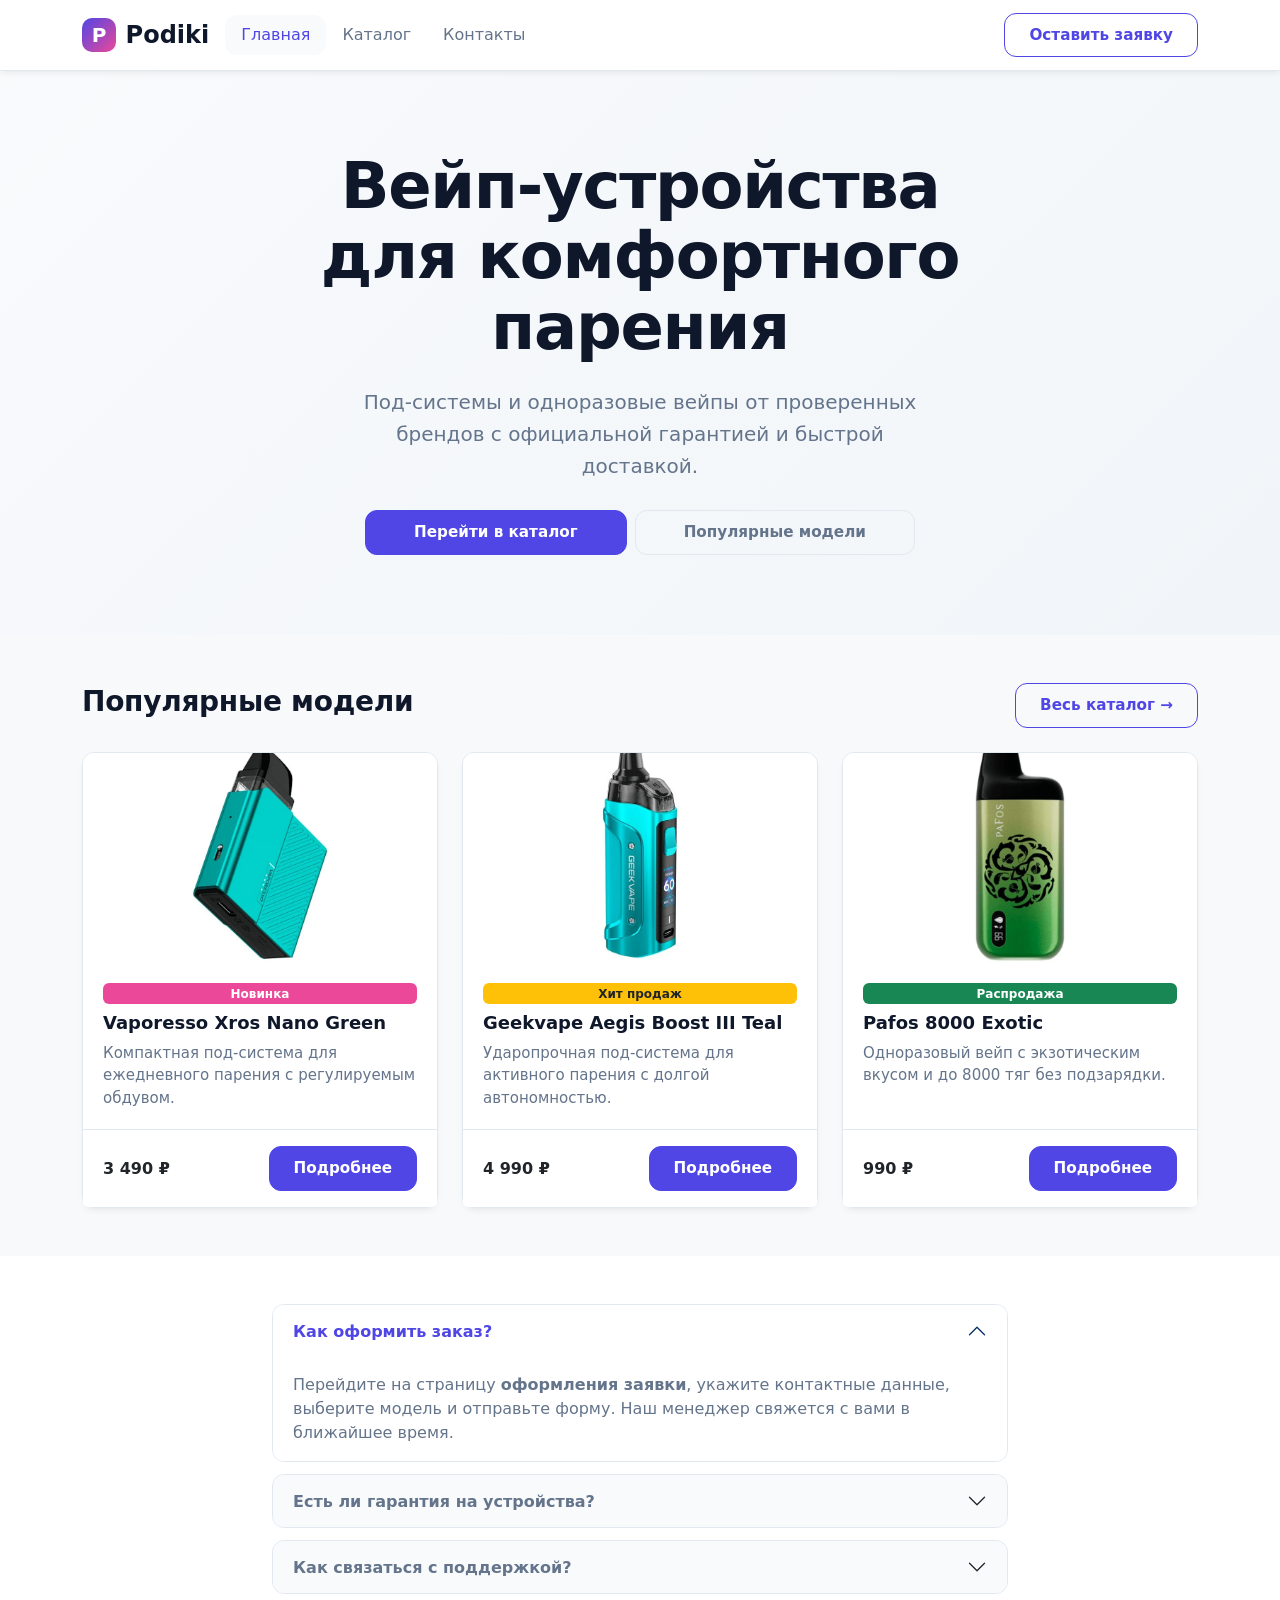
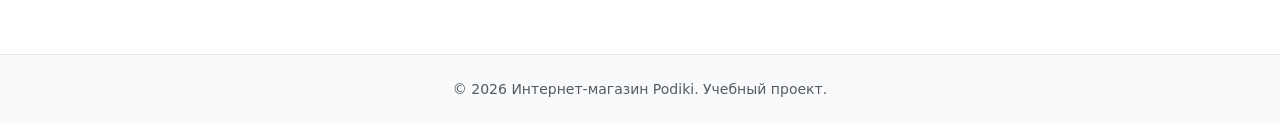
<file: index.html>
<!DOCTYPE html>
<html lang="ru" data-bs-theme="light">
<head>
  <meta charset="UTF-8">
  <meta name="viewport" content="width=device-width, initial-scale=1.0">
  <meta name="description" content="Интернет-магазин вейп-продукции Podiki. Под-системы и одноразовые вейпы с быстрой доставкой.">
  <title>Podiki — вейп продукция</title>
  <link rel="stylesheet" href="vendor/bootstrap/css/bootstrap.min.css">
  <link rel="stylesheet" href="css/custom.css">
</head>
<body>
  <!-- Навигация -->
  <nav class="navbar navbar-expand-lg sticky-top">
    <div class="container">
      <a class="navbar-brand" href="index.html">
        <span class="brand-mark">P</span>
        Podiki
      </a>
      <button class="navbar-toggler" type="button" data-bs-toggle="collapse" data-bs-target="#podikiNav"
              aria-controls="podikiNav" aria-expanded="false" aria-label="Переключить навигацию">
        <span class="navbar-toggler-icon"></span>
      </button>
      <div class="collapse navbar-collapse" id="podikiNav">
        <ul class="navbar-nav me-auto mb-2 mb-lg-0">
          <li class="nav-item"><a class="nav-link active" href="index.html">Главная</a></li>
          <li class="nav-item"><a class="nav-link" href="catalog.html">Каталог</a></li>
          <li class="nav-item"><a class="nav-link" href="contacts.html">Контакты</a></li>
        </ul>
        <a href="order.html" class="btn btn-outline-primary">Оставить заявку</a>
      </div>
    </div>
  </nav>

  <!-- Hero-блок -->
  <section class="hero">
    <div class="container">
      <div class="row justify-content-center">
        <div class="col-lg-8 text-center">
          <h1 class="display-4 fw-bold mb-4">Вейп-устройства<br>для комфортного парения</h1>
          <p class="lead">Под-системы и одноразовые вейпы от проверенных брендов с официальной гарантией и быстрой доставкой.</p>
          <div class="d-flex flex-column flex-sm-row gap-2 justify-content-center">
            <a href="catalog.html" class="btn btn-primary btn-lg px-5">Перейти в каталог</a>
            <a href="#popular" class="btn btn-outline-secondary btn-lg px-5">Популярные модели</a>
          </div>
        </div>
      </div>
    </div>
  </section>

  <!-- Популярные товары -->
  <section class="py-5 bg-light" id="popular">
    <div class="container">
      <div class="row justify-content-between align-items-center mb-4">
        <div class="col-auto">
          <h2 class="section-title">Популярные модели</h2>
        </div>
        <div class="col-auto text-end">
          <a href="catalog.html" class="btn btn-sm btn-outline-primary">Весь каталог →</a>
        </div>
      </div>
      <div class="row row-cols-1 row-cols-md-2 row-cols-lg-3 g-4">
        <div class="col">
          <div class="card h-100">
            <img src="images/vaporesso-xros-nano-green.webp" class="card-img-top" alt="Vaporesso Xros Nano Green">
            <div class="card-body">
              <span class="badge bg-pink mb-2">Новинка</span>
              <h5 class="card-title">Vaporesso Xros Nano Green</h5>
              <p class="card-text">Компактная под-система для ежедневного парения с регулируемым обдувом.</p>
            </div>
            <div class="card-footer">
              <div class="d-flex justify-content-between align-items-center">
                <span class="fw-bold">3 490 ₽</span>
                <a href="product.html?vaporesso-xros-nano-green" class="btn btn-primary btn-sm">Подробнее</a>
              </div>
            </div>
          </div>
        </div>
        <div class="col">
          <div class="card h-100">
            <img src="images/geekvape-aegis-boost-iii-teal.webp" class="card-img-top" alt="Geekvape Aegis Boost III Teal">
            <div class="card-body">
              <span class="badge bg-warning text-dark mb-2">Хит продаж</span>
              <h5 class="card-title">Geekvape Aegis Boost III Teal</h5>
              <p class="card-text">Ударопрочная под-система для активного парения с долгой автономностью.</p>
            </div>
            <div class="card-footer">
              <div class="d-flex justify-content-between align-items-center">
                <span class="fw-bold">4 990 ₽</span>
                <a href="product.html?geekvape-aegis-boost-iii-teal" class="btn btn-primary btn-sm">Подробнее</a>
              </div>
            </div>
          </div>
        </div>
        <div class="col">
          <div class="card h-100">
            <img src="images/pafos-8000-exotic.webp" class="card-img-top" alt="Pafos 8000 Exotic">
            <div class="card-body">
              <span class="badge bg-success mb-2">Распродажа</span>
              <h5 class="card-title">Pafos 8000 Exotic</h5>
              <p class="card-text">Одноразовый вейп с экзотическим вкусом и до 8000 тяг без подзарядки.</p>
            </div>
            <div class="card-footer">
              <div class="d-flex justify-content-between align-items-center">
                <span class="fw-bold">990 ₽</span>
                <a href="product.html?pafos-8000-exotic" class="btn btn-primary btn-sm">Подробнее</a>
              </div>
            </div>
          </div>
        </div>
      </div>
    </div>
  </section>

  <!-- Аккордеон FAQ -->
  <section class="py-5">
    <div class="container">
      <div class="row justify-content-center">
        <div class="col-lg-8">
          <div class="accordion" id="faqAccordion">
            <div class="accordion-item">
              <h2 class="accordion-header" id="faqOne">
                <button class="accordion-button" type="button" data-bs-toggle="collapse" data-bs-target="#collapseOne" aria-expanded="true" aria-controls="collapseOne">
                  Как оформить заказ?
                </button>
              </h2>
              <div id="collapseOne" class="accordion-collapse collapse show" data-bs-parent="#faqAccordion">
                <div class="accordion-body">Перейдите на страницу <a href="order.html" class="alert-link">оформления заявки</a>, укажите контактные данные, выберите модель и отправьте форму. Наш менеджер свяжется с вами в ближайшее время.</div>
              </div>
            </div>
            <div class="accordion-item">
              <h2 class="accordion-header" id="faqTwo">
                <button class="accordion-button collapsed" type="button" data-bs-toggle="collapse" data-bs-target="#collapseTwo" aria-expanded="false" aria-controls="collapseTwo">
                  Есть ли гарантия на устройства?
                </button>
              </h2>
              <div id="collapseTwo" class="accordion-collapse collapse" data-bs-parent="#faqAccordion">
                <div class="accordion-body">Да, на всю продукцию предоставляется гарантия производителя. Сроки зависят от бренда и модели устройства.</div>
              </div>
            </div>
            <div class="accordion-item">
              <h2 class="accordion-header" id="faqThree">
                <button class="accordion-button collapsed" type="button" data-bs-toggle="collapse" data-bs-target="#collapseThree" aria-expanded="false" aria-controls="collapseThree">
                  Как связаться с поддержкой?
                </button>
              </h2>
              <div id="collapseThree" class="accordion-collapse collapse" data-bs-parent="#faqAccordion">
                <div class="accordion-body">Напишите нам на <a href="mailto:podiki@podiki.com" class="alert-link">podiki@podiki.com</a> или позвоните по телефону <a href="tel:+79000000000" class="alert-link">+7 900 000-00-00</a>.</div>
              </div>
            </div>
          </div>
        </div>
      </div>
    </div>
  </section>

  <footer class="py-4 mt-auto">
    <div class="container text-center">
      <p class="mb-0 text-muted small">&copy; 2026 Интернет-магазин Podiki. Учебный проект.</p>
    </div>
  </footer>

  <script src="vendor/bootstrap/js/bootstrap.bundle.min.js"></script>
</body>
</html>
</file>
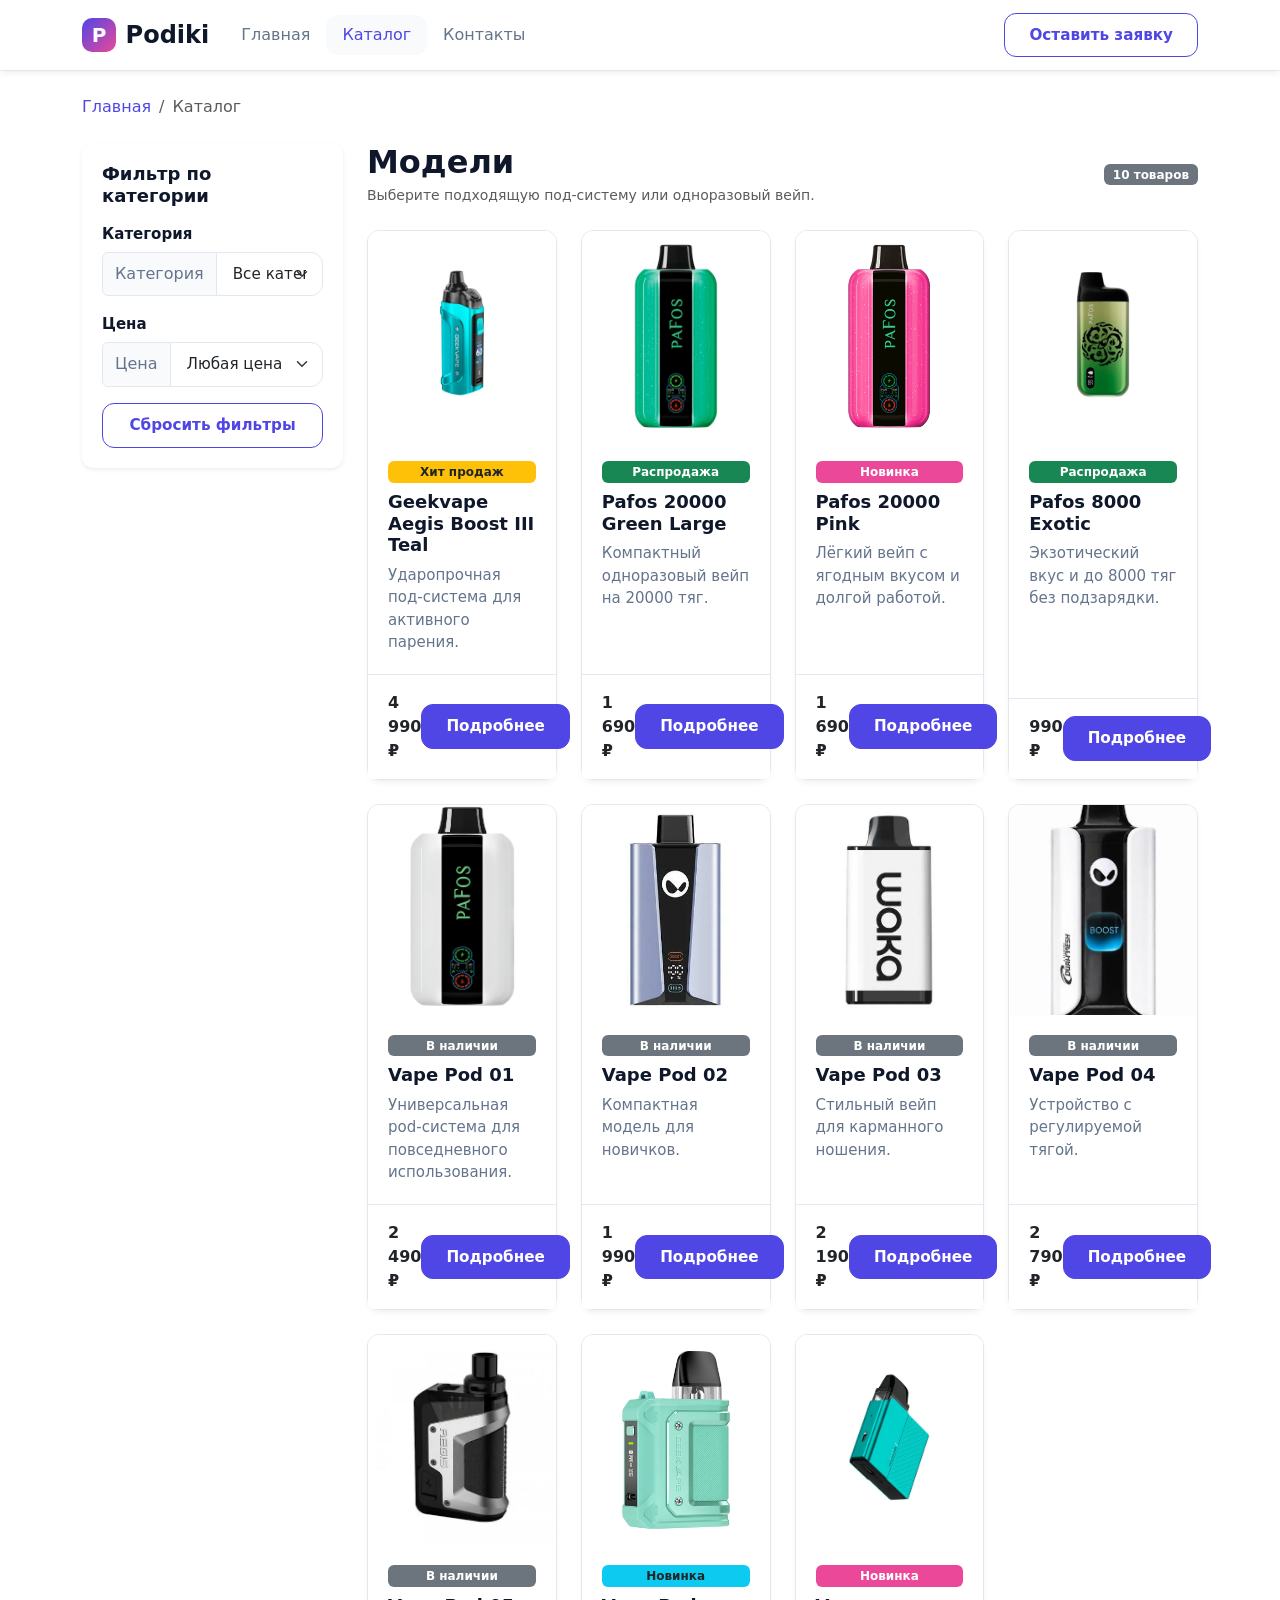
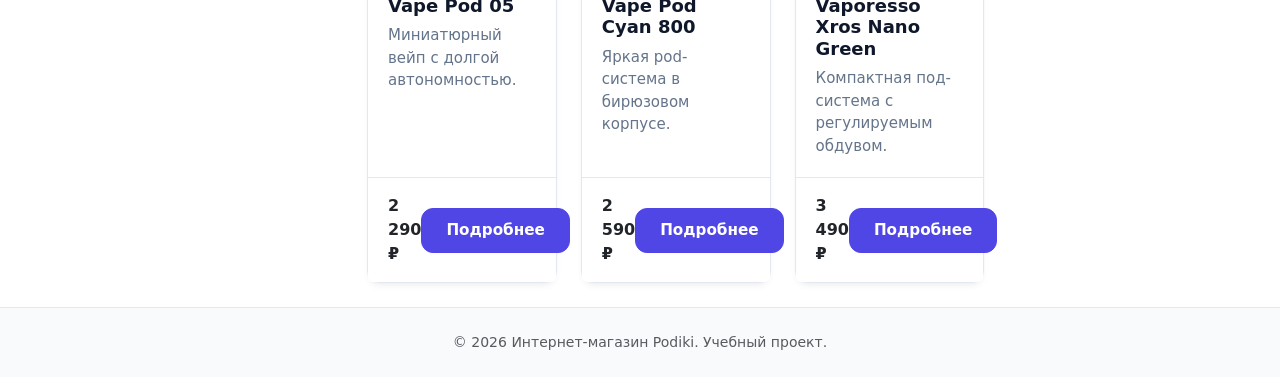
<file: catalog.html>
<!DOCTYPE html>
<html lang="ru" data-bs-theme="light">
<head>
  <meta charset="UTF-8">
  <meta name="viewport" content="width=device-width, initial-scale=1.0">
  <meta name="description" content="Каталог вейп-продукции Podiki. Под-системы и одноразовые вейпы.">
  <title>Каталог — Podiki</title>
  <link rel="stylesheet" href="vendor/bootstrap/css/bootstrap.min.css">
  <link rel="stylesheet" href="css/custom.css">
</head>
<body>
  <nav class="navbar navbar-expand-lg sticky-top">
    <div class="container">
      <a class="navbar-brand" href="index.html">
        <span class="brand-mark">P</span>
        Podiki
      </a>
      <button class="navbar-toggler" type="button" data-bs-toggle="collapse" data-bs-target="#podikiNav"
              aria-controls="podikiNav" aria-expanded="false" aria-label="Переключить навигацию">
        <span class="navbar-toggler-icon"></span>
      </button>
      <div class="collapse navbar-collapse" id="podikiNav">
        <ul class="navbar-nav me-auto mb-2 mb-lg-0">
          <li class="nav-item"><a class="nav-link" href="index.html">Главная</a></li>
          <li class="nav-item"><a class="nav-link active" href="catalog.html">Каталог</a></li>
          <li class="nav-item"><a class="nav-link" href="contacts.html">Контакты</a></li>
        </ul>
        <a href="order.html" class="btn btn-outline-primary">Оставить заявку</a>
      </div>
    </div>
  </nav>

  <main class="py-4">
    <div class="container">
      <nav class="mb-4" aria-label="Хлебные крошки">
        <ol class="breadcrumb">
          <li class="breadcrumb-item"><a href="index.html">Главная</a></li>
          <li class="breadcrumb-item active">Каталог</li>
        </ol>
      </nav>

      <div class="row g-4">
        <!-- Боковая колонка с фильтрами -->
        <div class="col-12 col-lg-3">
          <div class="card border-0 shadow-sm sticky-top">
            <div class="card-body">
              <h5 class="card-title fw-bold mb-3">Фильтр по категории</h5>
              <div class="mb-3">
                <label class="form-label">Категория</label>
                <div class="input-group">
                  <span class="input-group-text">Категория</span>
                  <select class="form-select" id="categoryFilter">
                    <option value="all">Все категории</option>
                    <option value="pod">Под-системы</option>
                    <option value="disposable">Одноразовые вейпы</option>
                  </select>
                </div>
              </div>
              <div class="mb-3">
                <label class="form-label">Цена</label>
                <div class="input-group">
                  <span class="input-group-text">Цена</span>
                  <select class="form-select" id="priceFilter">
                    <option value="all">Любая цена</option>
                    <option value="low">До 2 000 ₽</option>
                    <option value="mid">2 000–4 000 ₽</option>
                    <option value="high">От 4 000 ₽</option>
                  </select>
                </div>
              </div>
              <button class="btn btn-outline-primary w-100" id="resetFilter">Сбросить фильтры</button>
            </div>
          </div>
        </div>

        <!-- Товары -->
        <div class="col-12 col-lg-9">
          <div class="d-flex justify-content-between align-items-center mb-4">
            <div>
              <h2 class="fw-bold mb-1">Модели</h2>
              <p class="text-muted small mb-0">Выберите подходящую под-систему или одноразовый вейп.</p>
            </div>
            <span class="badge bg-secondary" id="productsCount">10 товаров</span>
          </div>

          <div class="row row-cols-1 row-cols-sm-2 row-cols-md-3 row-cols-lg-4 g-4" id="productGrid">
            <div class="col" data-category="pod" data-price="mid">
              <div class="card h-100">
                <img src="images/geekvape-aegis-boost-iii-teal.webp" class="card-img-top" alt="Geekvape Aegis Boost III Teal">
                <div class="card-body d-flex flex-column">
                  <span class="badge bg-warning text-dark mb-2">Хит продаж</span>
                  <h5 class="card-title">Geekvape Aegis Boost III Teal</h5>
                  <p class="card-text flex-grow-1">Ударопрочная под-система для активного парения.</p>
                </div>
                <div class="card-footer">
                  <div class="d-flex justify-content-between align-items-center">
                    <span class="fw-bold">4 990 ₽</span>
                    <a href="product.html?geekvape-aegis-boost-iii-teal" class="btn btn-primary btn-sm">Подробнее</a>
                  </div>
                </div>
              </div>
            </div>
            <div class="col" data-category="disposable" data-price="low">
              <div class="card h-100">
                <img src="images/pafos-20000-green-large.webp" class="card-img-top" alt="Pafos 20000 Green Large">
                <div class="card-body d-flex flex-column">
                  <span class="badge bg-success mb-2">Распродажа</span>
                  <h5 class="card-title">Pafos 20000 Green Large</h5>
                  <p class="card-text flex-grow-1">Компактный одноразовый вейп на 20000 тяг.</p>
                </div>
                <div class="card-footer">
                  <div class="d-flex justify-content-between align-items-center">
                    <span class="fw-bold">1 690 ₽</span>
                    <a href="product.html?pafos-20000-green-large" class="btn btn-primary btn-sm">Подробнее</a>
                  </div>
                </div>
              </div>
            </div>
            <div class="col" data-category="disposable" data-price="low">
              <div class="card h-100">
                <img src="images/pafos-20000-pink.webp" class="card-img-top" alt="Pafos 20000 Pink">
                <div class="card-body d-flex flex-column">
                  <span class="badge bg-pink mb-2">Новинка</span>
                  <h5 class="card-title">Pafos 20000 Pink</h5>
                  <p class="card-text flex-grow-1">Лёгкий вейп с ягодным вкусом и долгой работой.</p>
                </div>
                <div class="card-footer">
                  <div class="d-flex justify-content-between align-items-center">
                    <span class="fw-bold">1 690 ₽</span>
                    <a href="product.html?pafos-20000-pink" class="btn btn-primary btn-sm">Подробнее</a>
                  </div>
                </div>
              </div>
            </div>
            <div class="col" data-category="disposable" data-price="low">
              <div class="card h-100">
                <img src="images/pafos-8000-exotic.webp" class="card-img-top" alt="Pafos 8000 Exotic">
                <div class="card-body d-flex flex-column">
                  <span class="badge bg-success mb-2">Распродажа</span>
                  <h5 class="card-title">Pafos 8000 Exotic</h5>
                  <p class="card-text flex-grow-1">Экзотический вкус и до 8000 тяг без подзарядки.</p>
                </div>
                <div class="card-footer">
                  <div class="d-flex justify-content-between align-items-center">
                    <span class="fw-bold">990 ₽</span>
                    <a href="product.html?pafos-8000-exotic" class="btn btn-primary btn-sm">Подробнее</a>
                  </div>
                </div>
              </div>
            </div>
            <div class="col" data-category="pod" data-price="mid">
              <div class="card h-100">
                <img src="images/vape-pod-01.webp" class="card-img-top" alt="Vape Pod 01">
                <div class="card-body d-flex flex-column">
                  <span class="badge bg-secondary mb-2">В наличии</span>
                  <h5 class="card-title">Vape Pod 01</h5>
                  <p class="card-text flex-grow-1">Универсальная pod-система для повседневного использования.</p>
                </div>
                <div class="card-footer">
                  <div class="d-flex justify-content-between align-items-center">
                    <span class="fw-bold">2 490 ₽</span>
                    <a href="product.html?vape-pod-01" class="btn btn-primary btn-sm">Подробнее</a>
                  </div>
                </div>
              </div>
            </div>
            <div class="col" data-category="pod" data-price="low">
              <div class="card h-100">
                <img src="images/vape-pod-02.webp" class="card-img-top" alt="Vape Pod 02">
                <div class="card-body d-flex flex-column">
                  <span class="badge bg-secondary mb-2">В наличии</span>
                  <h5 class="card-title">Vape Pod 02</h5>
                  <p class="card-text flex-grow-1">Компактная модель для новичков.</p>
                </div>
                <div class="card-footer">
                  <div class="d-flex justify-content-between align-items-center">
                    <span class="fw-bold">1 990 ₽</span>
                    <a href="product.html?vape-pod-02" class="btn btn-primary btn-sm">Подробнее</a>
                  </div>
                </div>
              </div>
            </div>
            <div class="col" data-category="pod" data-price="mid">
              <div class="card h-100">
                <img src="images/vape-pod-03.webp" class="card-img-top" alt="Vape Pod 03">
                <div class="card-body d-flex flex-column">
                  <span class="badge bg-secondary mb-2">В наличии</span>
                  <h5 class="card-title">Vape Pod 03</h5>
                  <p class="card-text flex-grow-1">Стильный вейп для карманного ношения.</p>
                </div>
                <div class="card-footer">
                  <div class="d-flex justify-content-between align-items-center">
                    <span class="fw-bold">2 190 ₽</span>
                    <a href="product.html?vape-pod-03" class="btn btn-primary btn-sm">Подробнее</a>
                  </div>
                </div>
              </div>
            </div>
            <div class="col" data-category="pod" data-price="mid">
              <div class="card h-100">
                <img src="images/vape-pod-04.webp" class="card-img-top" alt="Vape Pod 04">
                <div class="card-body d-flex flex-column">
                  <span class="badge bg-secondary mb-2">В наличии</span>
                  <h5 class="card-title">Vape Pod 04</h5>
                  <p class="card-text flex-grow-1">Устройство с регулируемой тягой.</p>
                </div>
                <div class="card-footer">
                  <div class="d-flex justify-content-between align-items-center">
                    <span class="fw-bold">2 790 ₽</span>
                    <a href="product.html?vape-pod-04" class="btn btn-primary btn-sm">Подробнее</a>
                  </div>
                </div>
              </div>
            </div>
            <div class="col" data-category="pod" data-price="low">
              <div class="card h-100">
                <img src="images/vape-pod-05.webp" class="card-img-top" alt="Vape Pod 05">
                <div class="card-body d-flex flex-column">
                  <span class="badge bg-secondary mb-2">В наличии</span>
                  <h5 class="card-title">Vape Pod 05</h5>
                  <p class="card-text flex-grow-1">Миниатюрный вейп с долгой автономностью.</p>
                </div>
                <div class="card-footer">
                  <div class="d-flex justify-content-between align-items-center">
                    <span class="fw-bold">2 290 ₽</span>
                    <a href="product.html?vape-pod-05" class="btn btn-primary btn-sm">Подробнее</a>
                  </div>
                </div>
              </div>
            </div>
            <div class="col" data-category="disposable" data-price="mid">
              <div class="card h-100">
                <img src="images/vape-pod-cyan-800.webp" class="card-img-top" alt="Vape Pod Cyan 800">
                <div class="card-body d-flex flex-column">
                  <span class="badge bg-info text-dark mb-2">Новинка</span>
                  <h5 class="card-title">Vape Pod Cyan 800</h5>
                  <p class="card-text flex-grow-1">Яркая pod-система в бирюзовом корпусе.</p>
                </div>
                <div class="card-footer">
                  <div class="d-flex justify-content-between align-items-center">
                    <span class="fw-bold">2 590 ₽</span>
                    <a href="product.html?vape-pod-cyan-800" class="btn btn-primary btn-sm">Подробнее</a>
                  </div>
                </div>
              </div>
            </div>
            <div class="col" data-category="pod" data-price="mid">
              <div class="card h-100">
                <img src="images/vaporesso-xros-nano-green.webp" class="card-img-top" alt="Vaporesso Xros Nano Green">
                <div class="card-body d-flex flex-column">
                  <span class="badge bg-pink mb-2">Новинка</span>
                  <h5 class="card-title">Vaporesso Xros Nano Green</h5>
                  <p class="card-text flex-grow-1">Компактная под-система с регулируемым обдувом.</p>
                </div>
                <div class="card-footer">
                  <div class="d-flex justify-content-between align-items-center">
                    <span class="fw-bold">3 490 ₽</span>
                    <a href="product.html?vaporesso-xros-nano-green" class="btn btn-primary btn-sm">Подробнее</a>
                  </div>
                </div>
              </div>
            </div>
          </div>

          <div class="alert alert-info text-center mt-4 d-none" id="noResultsAlert">
            По выбранным фильтрам товаров не найдено.
          </div>
        </div>
      </div>
    </div>
  </main>

  <footer class="py-4 mt-auto">
    <div class="container text-center">
      <p class="mb-0 text-muted small">&copy; 2026 Интернет-магазин Podiki. Учебный проект.</p>
    </div>
  </footer>

  <script src="vendor/bootstrap/js/bootstrap.bundle.min.js"></script>
  <script src="js/catalog.js"></script>
</body>
</html>
</file>
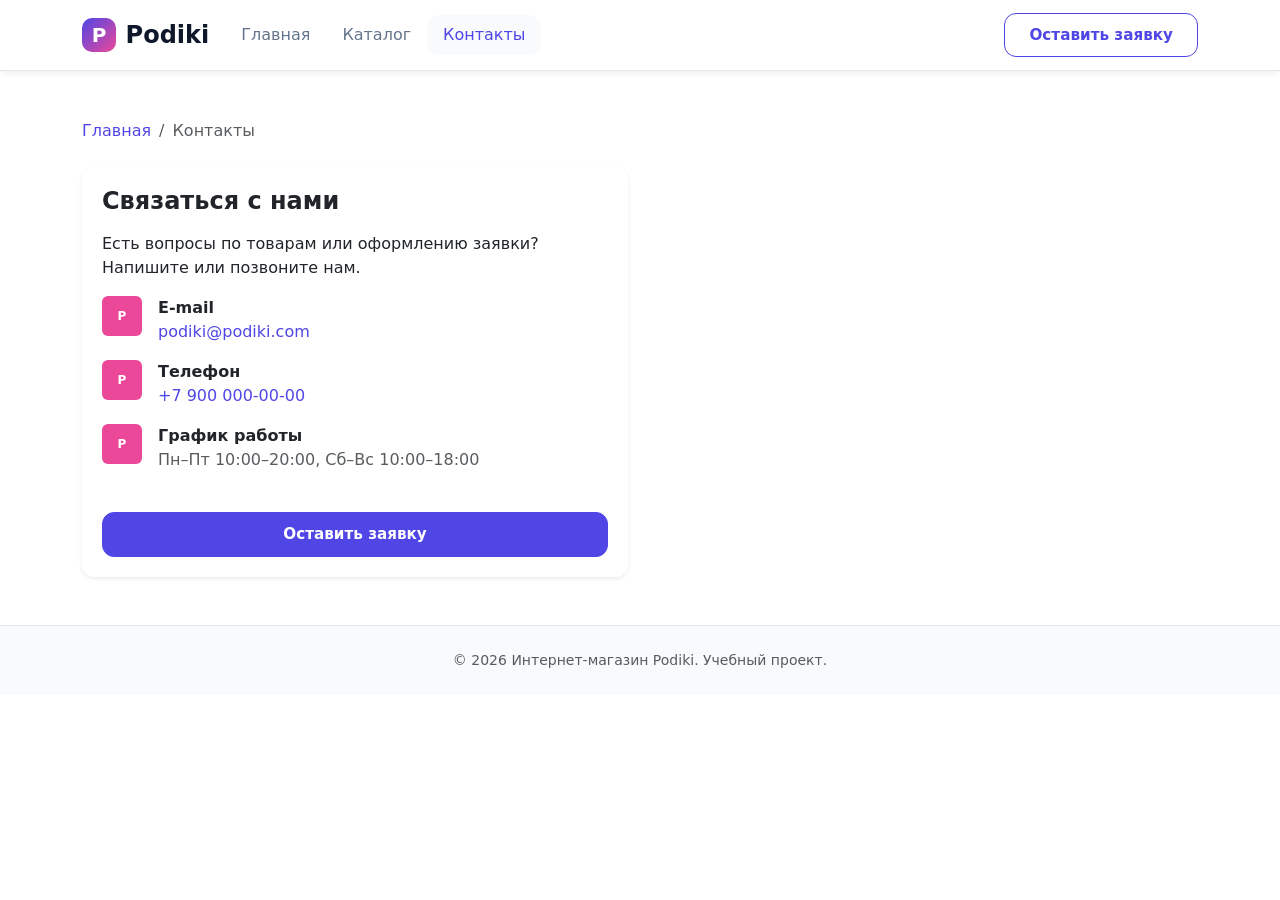
<file: contacts.html>
<!DOCTYPE html>
<html lang="ru" data-bs-theme="light">
<head>
  <meta charset="UTF-8">
  <meta name="viewport" content="width=device-width, initial-scale=1.0">
  <meta name="description" content="Контакты интернет-магазина Podiki.">
  <title>Контакты — Podiki</title>
  <link rel="stylesheet" href="vendor/bootstrap/css/bootstrap.min.css">
  <link rel="stylesheet" href="css/custom.css">
</head>
<body>
  <nav class="navbar navbar-expand-lg sticky-top">
    <div class="container">
      <a class="navbar-brand" href="index.html">
        <span class="brand-mark">P</span>
        Podiki
      </a>
      <button class="navbar-toggler" type="button" data-bs-toggle="collapse" data-bs-target="#podikiNav"
              aria-controls="podikiNav" aria-expanded="false" aria-label="Переключить навигацию">
        <span class="navbar-toggler-icon"></span>
      </button>
      <div class="collapse navbar-collapse" id="podikiNav">
        <ul class="navbar-nav me-auto mb-2 mb-lg-0">
          <li class="nav-item"><a class="nav-link" href="index.html">Главная</a></li>
          <li class="nav-item"><a class="nav-link" href="catalog.html">Каталог</a></li>
          <li class="nav-item"><a class="nav-link active" href="contacts.html">Контакты</a></li>
        </ul>
        <a href="order.html" class="btn btn-outline-primary">Оставить заявку</a>
      </div>
    </div>
  </nav>

  <main class="py-5">
    <div class="container">
      <nav class="mb-4" aria-label="Хлебные крошки">
        <ol class="breadcrumb">
          <li class="breadcrumb-item"><a href="index.html">Главная</a></li>
          <li class="breadcrumb-item active">Контакты</li>
        </ol>
      </nav>

      <div class="row g-4">
        <div class="col-12 col-lg-6">
          <div class="card border-0 shadow-sm h-100">
            <div class="card-body">
              <h2 class="h4 fw-bold mb-3">Связаться с нами</h2>
              <p class="mb-3">Есть вопросы по товарам или оформлению заявки? Напишите или позвоните нам.</p>
              <ul class="list-unstyled mb-4">
                <li class="mb-3 d-flex align-items-start gap-3">
                  <span class="badge bg-pink d-flex align-items-center justify-content-center" style="width: 40px; height: 40px;">P</span>
                  <div>
                    <div class="fw-semibold">E-mail</div>
                    <a href="mailto:podiki@podiki.com" class="text-decoration-none">podiki@podiki.com</a>
                  </div>
                </li>
                <li class="mb-3 d-flex align-items-start gap-3">
                  <span class="badge bg-pink d-flex align-items-center justify-content-center" style="width: 40px; height: 40px;">P</span>
                  <div>
                    <div class="fw-semibold">Телефон</div>
                    <a href="tel:+79000000000" class="text-decoration-none">+7 900 000-00-00</a>
                  </div>
                </li>
                <li class="mb-3 d-flex align-items-start gap-3">
                  <span class="badge bg-pink d-flex align-items-center justify-content-center" style="width: 40px; height: 40px;">P</span>
                  <div>
                    <div class="fw-semibold">График работы</div>
                    <div class="text-muted">Пн–Пт 10:00–20:00, Сб–Вс 10:00–18:00</div>
                  </div>
                </li>
              </ul>
              <a href="order.html" class="btn btn-primary">Оставить заявку</a>
            </div>
          </div>
        </div>
      </div>
    </div>
  </main>

  <footer class="py-4 mt-auto">
    <div class="container text-center">
      <p class="mb-0 text-muted small">&copy; 2026 Интернет-магазин Podiki. Учебный проект.</p>
    </div>
  </footer>

  <script src="vendor/bootstrap/js/bootstrap.bundle.min.js"></script>
</body>
</html>
</file>
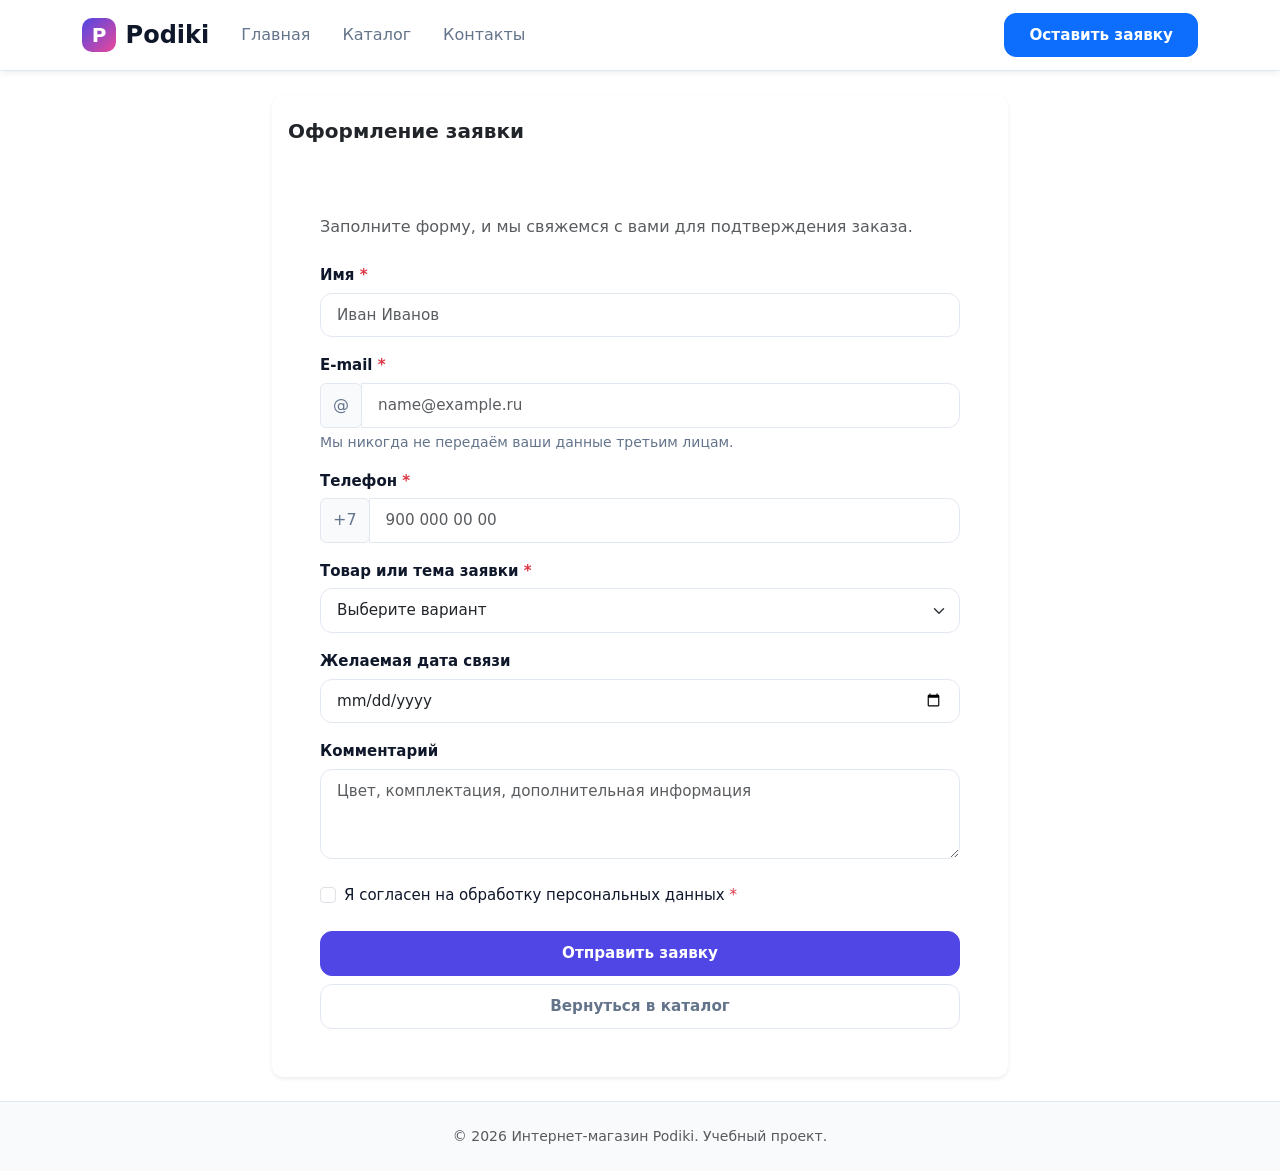
<file: order.html>
<!DOCTYPE html>
<html lang="ru" data-bs-theme="light">
<head>
  <meta charset="UTF-8">
  <meta name="viewport" content="width=device-width, initial-scale=1.0">
  <meta name="description" content="Оформление заявки на покупку в интернет-магазине Podiki.">
  <title>Оформление заявки — Podiki</title>
  <link rel="stylesheet" href="vendor/bootstrap/css/bootstrap.min.css">
  <link rel="stylesheet" href="css/custom.css">
</head>
<body>
  <nav class="navbar navbar-expand-lg sticky-top">
    <div class="container">
      <a class="navbar-brand" href="index.html">
        <span class="brand-mark">P</span>
        Podiki
      </a>
      <button class="navbar-toggler" type="button" data-bs-toggle="collapse" data-bs-target="#podikiNav"
              aria-controls="podikiNav" aria-expanded="false" aria-label="Переключить навигацию">
        <span class="navbar-toggler-icon"></span>
      </button>
      <div class="collapse navbar-collapse" id="podikiNav">
        <ul class="navbar-nav me-auto mb-2 mb-lg-0">
          <li class="nav-item"><a class="nav-link" href="index.html">Главная</a></li>
          <li class="nav-item"><a class="nav-link" href="catalog.html">Каталог</a></li>
          <li class="nav-item"><a class="nav-link" href="contacts.html">Контакты</a></li>
        </ul>
        <a href="order.html" class="btn btn-outline-primary active">Оставить заявку</a>
      </div>
    </div>
  </nav>

  <main class="py-4">
    <div class="container">
      <div class="row justify-content-center">
        <div class="col-12 col-lg-8">
          <div class="card border-0 shadow-sm">
            <div class="card-header bg-transparent border-0 py-4">
              <h2 class="h5 fw-bold mb-0">Оформление заявки</h2>
            </div>
            <div class="card-body p-4 p-md-5">
              <p class="text-muted mb-4">Заполните форму, и мы свяжемся с вами для подтверждения заказа.</p>

              <form id="orderForm" novalidate>
                <!-- Имя -->
                <div class="mb-3">
                  <label for="orderName" class="form-label">Имя <span class="text-danger">*</span></label>
                  <input type="text" class="form-control" id="orderName" name="name"
                         placeholder="Иван Иванов" minlength="2" maxlength="50" required>
                  <div class="invalid-feedback">Пожалуйста, введите ваше имя.</div>
                </div>

                <!-- E-mail -->
                <div class="mb-3">
                  <label for="orderEmail" class="form-label">E-mail <span class="text-danger">*</span></label>
                  <div class="input-group has-validation">
                    <span class="input-group-text">@</span>
                    <input type="email" class="form-control" id="orderEmail" name="email"
                           placeholder="name@example.ru" required>
                  </div>
                  <div class="form-text">Мы никогда не передаём ваши данные третьим лицам.</div>
                  <div class="invalid-feedback">Введите корректный адрес электронной почты.</div>
                </div>

                <!-- Телефон -->
                <div class="mb-3">
                  <label for="orderPhone" class="form-label">Телефон <span class="text-danger">*</span></label>
                  <div class="input-group has-validation">
                    <span class="input-group-text">+7</span>
                    <input type="tel" class="form-control" id="orderPhone" name="phone"
                           placeholder="900 000 00 00" pattern="[0-9]{10}" required>
                  </div>
                  <div class="invalid-feedback">Введите корректный номер телефона.</div>
                </div>

                <!-- Товар / тема -->
                <div class="mb-3">
                  <label for="orderProduct" class="form-label">Товар или тема заявки <span class="text-danger">*</span></label>
                  <select class="form-select" id="orderProduct" name="product" required>
                    <option value="">Выберите вариант</option>
                    <option value="vaporesso-xros-nano-green">Vaporesso Xros Nano Green — 3 490 ₽</option>
                    <option value="geekvape-aegis-boost-iii-teal">Geekvape Aegis Boost III Teal — 4 990 ₽</option>
                    <option value="pafos-8000-exotic">Pafos 8000 Exotic — 990 ₽</option>
                    <option value="pafos-20000-green-large">Pafos 20000 Green Large — 1 690 ₽</option>
                    <option value="pafos-20000-pink">Pafos 20000 Pink — 1 690 ₽</option>
                    <option value="consultation">Консультация по выбору товара</option>
                    <option value="other">Другой вопрос</option>
                  </select>
                  <div class="invalid-feedback">Пожалуйста, выберите товар или тему заявки.</div>
                </div>

                <!-- Дата связи -->
                <div class="mb-3">
                  <label for="orderDate" class="form-label">Желаемая дата связи</label>
                  <input type="date" class="form-control" id="orderDate" name="contactDate">
                </div>

                <!-- Комментарий -->
                <div class="mb-4">
                  <label for="orderComment" class="form-label">Комментарий</label>
                  <textarea class="form-control" id="orderComment" name="comment" rows="3"
                            placeholder="Цвет, комплектация, дополнительная информация"></textarea>
                </div>

                <!-- Согласие -->
                <div class="mb-4 form-check">
                  <input class="form-check-input" type="checkbox" id="orderAgreement" name="agreement" value="true" required>
                  <label class="form-check-label" for="orderAgreement">
                    Я согласен на обработку персональных данных <span class="text-danger">*</span>
                  </label>
                  <div class="invalid-feedback">Необходимо дать согласие на обработку данных.</div>
                </div>

                <!-- Кнопка -->
                <div class="d-grid gap-2">
                  <button type="submit" class="btn btn-primary btn-lg">Отправить заявку</button>
                  <button type="button" class="btn btn-outline-secondary" onclick="location.href='catalog.html'">Вернуться в каталог</button>
                </div>
              </form>

              <!-- Успех -->
              <div class="alert alert-success d-none mt-4 shadow-sm" id="orderSuccess">
                <h5 class="alert-heading fw-bold">Заявка принята!</h5>
                <p class="mb-0">Спасибо, ваша заявка оформлена. Наш менеджер свяжется с вами в ближайшее время.</p>
                <hr class="my-3">
                <p class="mb-0 small text-muted">Вы можете вернуться в <a href="catalog.html" class="alert-link">каталог</a> или на <a href="index.html" class="alert-link">главную</a>.</p>
              </div>
            </div>
          </div>
        </div>
      </div>
    </div>
  </main>

  <footer class="py-4 mt-auto">
    <div class="container text-center">
      <p class="mb-0 text-muted small">&copy; 2026 Интернет-магазин Podiki. Учебный проект.</p>
    </div>
  </footer>

  <script src="vendor/bootstrap/js/bootstrap.bundle.min.js"></script>
  <script src="js/order.js"></script>
</body>
</html>
</file>
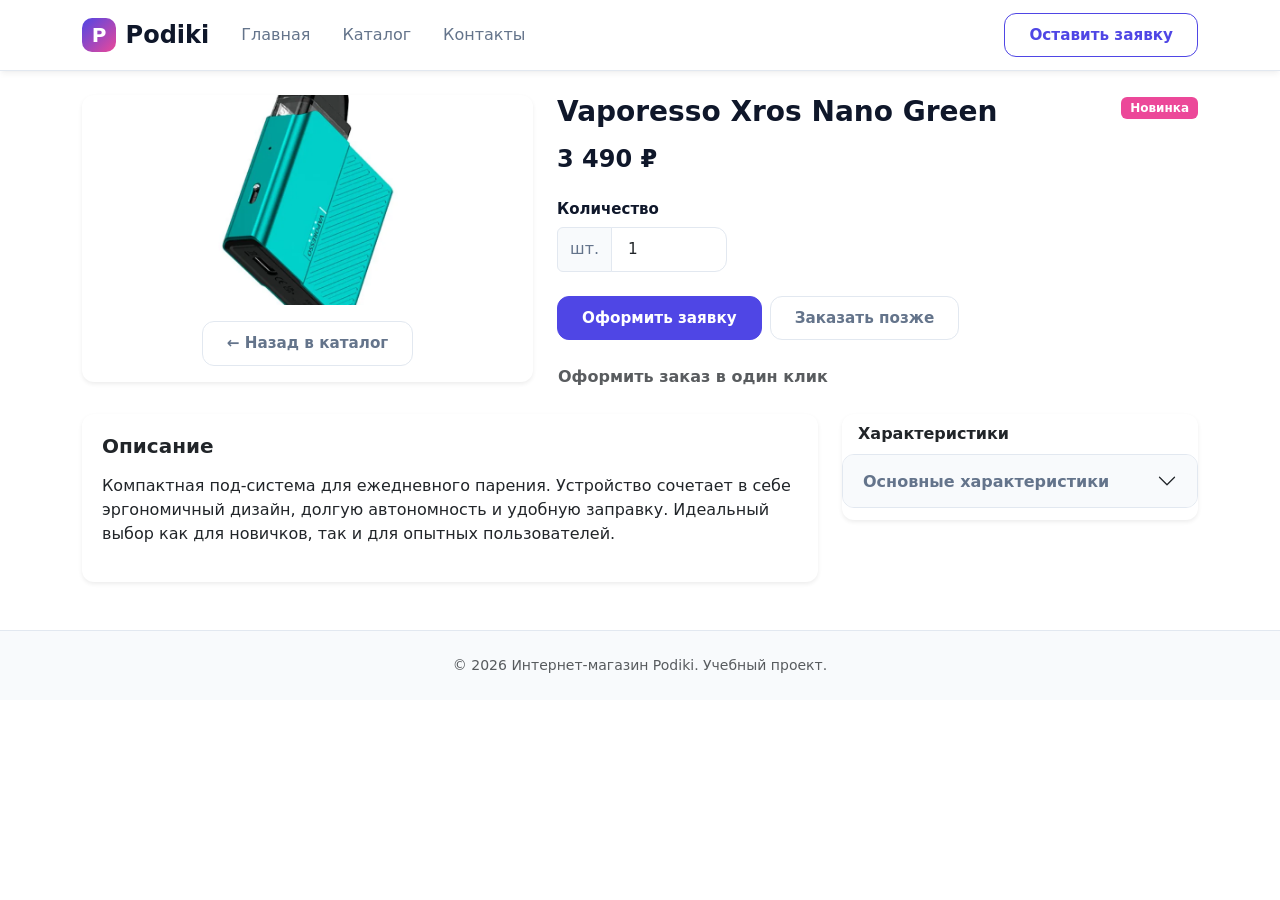
<file: product.html>
<!DOCTYPE html>
<html lang="ru" data-bs-theme="light">
<head>
  <meta charset="UTF-8">
  <meta name="viewport" content="width=device-width, initial-scale=1.0">
  <meta name="description" content="Страница товара интернет-магазина Podiki.">
  <title>Товар — Podiki</title>
  <link rel="stylesheet" href="vendor/bootstrap/css/bootstrap.min.css">
  <link rel="stylesheet" href="css/custom.css">
</head>
<body>
  <nav class="navbar navbar-expand-lg sticky-top">
    <div class="container">
      <a class="navbar-brand" href="index.html">
        <span class="brand-mark">P</span>
        Podiki
      </a>
      <button class="navbar-toggler" type="button" data-bs-toggle="collapse" data-bs-target="#podikiNav"
              aria-controls="podikiNav" aria-expanded="false" aria-label="Переключить навигацию">
        <span class="navbar-toggler-icon"></span>
      </button>
      <div class="collapse navbar-collapse" id="podikiNav">
        <ul class="navbar-nav me-auto mb-2 mb-lg-0">
          <li class="nav-item"><a class="nav-link" href="index.html">Главная</a></li>
          <li class="nav-item"><a class="nav-link" href="catalog.html">Каталог</a></li>
          <li class="nav-item"><a class="nav-link" href="contacts.html">Контакты</a></li>
        </ul>
        <a href="order.html" class="btn btn-outline-primary">Оставить заявку</a>
      </div>
    </div>
  </nav>

  <main class="py-4">
    <div class="container">
      <div class="row g-4 mb-4">
        <!-- Изображение товара -->
        <div class="col-12 col-lg-5">
          <div class="card border-0 shadow-sm overflow-hidden">
            <img id="productImage" src="images/vaporesso-xros-nano-green.webp" class="card-img-top" alt="Vaporesso Xros Nano Green">
            <div class="card-footer bg-transparent border-0 p-3 text-center">
              <a href="catalog.html" class="btn btn-outline-secondary btn-sm">&larr; Назад в каталог</a>
            </div>
          </div>
        </div>

        <!-- Информация о товаре -->
        <div class="col-12 col-lg-7">
          <div class="d-flex justify-content-between align-items-start mb-3">
            <div>
              <h1 id="productTitle" class="h3 fw-bold mb-0">Vaporesso Xros Nano Green</h1>
            </div>
            <div class="ms-auto">
              <span id="productBadge" class="badge bg-pink">Новинка</span>
            </div>
          </div>
          <p id="productPrice" class="h4 fw-bold mb-4">3 490 ₽</p>

          <div class="mb-4">
            <label class="form-label fw-semibold">Количество</label>
            <div class="input-group" style="max-width: 170px;">
              <span class="input-group-text">шт.</span>
              <input type="number" id="productQty" class="form-control" value="1" min="1" max="10">
            </div>
          </div>

          <div class="d-grid gap-2 d-sm-flex justify-content-sm-start mb-4">
            <button id="orderFromProduct" class="btn btn-primary px-4">Оформить заявку</button>
            <a href="order.html?model=vaporesso-xros-nano-green" class="btn btn-outline-secondary px-4">Заказать позже</a>
          </div>

          <!-- Модальное окно быстрого заказа -->
          <button class="btn btn-link text-decoration-none p-0 text-muted fw-semibold" data-bs-toggle="modal" data-bs-target="#quickOrderModal">
            Оформить заказ в один клик
          </button>
        </div>
      </div>

      <div class="row g-4">
        <!-- Описание -->
        <div class="col-12 col-lg-8">
          <div class="card border-0 shadow-sm mb-4">
            <div class="card-body">
              <h3 class="h5 fw-bold mb-3">Описание</h3>
              <p id="productDesc">Компактная под-система для ежедневного парения. Устройство сочетает в себе эргономичный дизайн, долгую автономность и удобную заправку. Идеальный выбор как для новичков, так и для опытных пользователей.</p>
            </div>
          </div>
        </div>

        <!-- Характеристики (аккордеон) -->
        <div class="col-12 col-lg-4">
          <div class="card border-0 shadow-sm">
            <div class="card-header bg-transparent border-0 fw-semibold">
              Характеристики
            </div>
            <div class="card-body p-0">
              <div class="accordion accordion-flush" id="specAccordion">
                <div class="accordion-item border-0">
                  <h2 class="accordion-header">
                    <button class="accordion-button collapsed fw-semibold" type="button" data-bs-toggle="collapse" data-bs-target="#specBody" aria-expanded="false" aria-controls="specBody">
                      Основные характеристики
                    </button>
                  </h2>
                  <div id="specBody" class="accordion-collapse collapse" data-bs-parent="#specAccordion">
                    <div class="accordion-body p-3">
                      <table class="table table-sm table-borderless mb-0">
                        <tbody>
                          <tr>
                            <td class="fw-semibold">Тип устройства</td>
                            <td class="text-end">Под-система</td>
                          </tr>
                          <tr>
                            <td class="fw-semibold">Ёмкость картриджа</td>
                            <td class="text-end">2 мл</td>
                          </tr>
                          <tr>
                            <td class="fw-semibold">Ёмкость аккумулятора</td>
                            <td class="text-end">1000 мА·ч</td>
                          </tr>
                          <tr>
                            <td class="fw-semibold">Мощность</td>
                            <td class="text-end">До 16 Вт</td>
                          </tr>
                          <tr>
                            <td class="fw-semibold">Зарядка</td>
                            <td class="text-end">USB-C</td>
                          </tr>
                          <tr>
                            <td class="fw-semibold">Цвет</td>
                            <td class="text-end">Зелёный</td>
                          </tr>
                        </tbody>
                      </table>
                    </div>
                  </div>
                </div>
              </div>
            </div>
          </div>
        </div>
      </div>
    </div>
  </main>

  <footer class="py-4 mt-auto">
    <div class="container text-center">
      <p class="mb-0 text-muted small">&copy; 2026 Интернет-магазин Podiki. Учебный проект.</p>
    </div>
  </footer>

  <!-- Модальное окно быстрого заказа -->
  <div class="modal fade" id="quickOrderModal" tabindex="-1" aria-labelledby="quickOrderModalLabel" aria-hidden="true">
    <div class="modal-dialog modal-dialog-centered">
      <div class="modal-content border-0 shadow-lg">
        <div class="modal-header border-0">
          <h5 class="modal-title fw-bold" id="quickOrderModalLabel">Быстрый заказ</h5>
          <button type="button" class="btn-close" data-bs-dismiss="modal" aria-label="Закрыть"></button>
        </div>
        <div class="modal-body">
          <p class="mb-3">Оформите заявку на товар <strong id="modalProductName">Vaporesso Xros Nano Green</strong>.</p>
          <div class="mb-3">
            <label class="form-label">Ваше имя</label>
            <input type="text" class="form-control" placeholder="Иван Иванов" required>
          </div>
          <div class="mb-3">
            <label class="form-label">Телефон</label>
            <input type="tel" class="form-control" placeholder="+7 900 000-00-00" required>
          </div>
        </div>
        <div class="modal-footer border-0">
          <button type="button" class="btn btn-outline-secondary" data-bs-dismiss="modal">Отмена</button>
          <button type="button" class="btn btn-primary">Отправить заявку</button>
        </div>
      </div>
    </div>
  </div>

  <script src="vendor/bootstrap/js/bootstrap.bundle.min.js"></script>
  <script src="js/product.js"></script>
</body>
</html>
</file>
<file: css/custom.css>
/* custom.css — фирменные стили интернет-магазина Podiki поверх Bootstrap 5 */
:root {
  --podiki-primary: #4f46e5;
  --podiki-primary-dark: #4338ca;
  --podiki-accent: #ec4899;
  --podiki-bg: #ffffff;
  --podiki-surface: #f8fafc;
  --podiki-text: #0f172a;
  --podiki-text-muted: #64748b;
  --podiki-border: #e2e8f0;
  --podiki-radius: 12px;
  --podiki-shadow: 0 4px 6px -1px rgb(0 0 0 / 0.05), 0 2px 4px -2px rgb(0 0 0 / 0.03);
  --podiki-shadow-lg: 0 10px 15px -3px rgb(0 0 0 / 0.05), 0 4px 6px -4px rgb(0 0 0 / 0.02);
}

body {
  background-color: var(--podiki-bg);
  color: var(--podiki-text);
  font-family: "Inter", -apple-system, system-ui, "Segoe UI", Roboto, "Helvetica Neue", Arial, sans-serif;
}

a {
  color: var(--podiki-primary);
  text-decoration: none;
}

a:hover {
  color: var(--podiki-primary-dark);
}

/* Навигация */
.navbar {
  background-color: #ffffff !important;
  border-bottom: 1px solid var(--podiki-border);
  box-shadow: var(--podiki-shadow);
  padding-top: 0.75rem;
  padding-bottom: 0.75rem;
}

.navbar-brand {
  font-weight: 800;
  font-size: 1.5rem;
  color: var(--podiki-text) !important;
  display: flex;
  align-items: center;
  gap: 0.6rem;
}

.navbar-brand .brand-mark {
  width: 34px;
  height: 34px;
  background: linear-gradient(135deg, var(--podiki-primary), var(--podiki-accent));
  border-radius: 10px;
  display: flex;
  align-items: center;
  justify-content: center;
  color: #fff;
  font-weight: 900;
  font-size: 1.25rem;
  line-height: 1;
}

.nav-link {
  color: var(--podiki-text-muted) !important;
  font-weight: 500;
  padding: 0.5rem 1rem !important;
  border-radius: var(--podiki-radius);
  transition: all 0.2s ease;
}

.nav-link:hover,
.nav-link.active,
.nav-link[aria-current="page"] {
  color: var(--podiki-primary) !important;
  background-color: var(--podiki-surface);
}

.btn-primary {
  background-color: var(--podiki-primary);
  border-color: var(--podiki-primary);
  border-radius: var(--podiki-radius);
  padding: 0.625rem 1.5rem;
  font-weight: 600;
  font-size: 0.95rem;
}

.btn-primary:hover {
  background-color: var(--podiki-primary-dark);
  border-color: var(--podiki-primary-dark);
}

.btn-outline-secondary {
  border-color: var(--podiki-border);
  color: var(--podiki-text-muted);
  border-radius: var(--podiki-radius);
  padding: 0.625rem 1.5rem;
  font-weight: 600;
  font-size: 0.95rem;
}

.btn-outline-secondary:hover {
  background-color: var(--podiki-surface);
  border-color: var(--podiki-border);
  color: var(--podiki-text);
}

.btn-outline-primary {
  border-color: var(--podiki-primary);
  color: var(--podiki-primary);
  border-radius: var(--podiki-radius);
  padding: 0.625rem 1.5rem;
  font-weight: 600;
  font-size: 0.95rem;
}

.btn-outline-primary:hover {
  background-color: var(--podiki-primary);
  color: #fff;
}

/* Hero-блок */
.hero {
  background: linear-gradient(135deg, #f8fafc 0%, #f1f5f9 100%);
  border-radius: 0;
  padding: 5rem 0;
  position: relative;
  overflow: hidden;
}

.hero h1 {
  font-size: clamp(2.5rem, 6vw, 4rem);
  font-weight: 800;
  color: var(--podiki-text);
  line-height: 1.1;
  letter-spacing: -0.02em;
  margin-bottom: 1.25rem;
}

.hero .lead {
  font-size: 1.25rem;
  color: var(--podiki-text-muted);
  max-width: 600px;
  margin: 0 auto 1.75rem;
  line-height: 1.6;
}

/* Заголовки секций */
.section-title {
  font-size: 1.75rem;
  font-weight: 800;
  color: var(--podiki-text);
  margin-bottom: 0.5rem;
  letter-spacing: -0.01em;
}

.section-subtitle {
  color: var(--podiki-text-muted);
  font-size: 1.05rem;
  margin-bottom: 2.5rem;
  max-width: 560px;
}

/* Карточки */
.card {
  border: 1px solid var(--podiki-border);
  border-radius: var(--podiki-radius);
  box-shadow: var(--podiki-shadow);
  background-color: #fff;
  transition: transform 0.2s ease, box-shadow 0.2s ease, border-color 0.2s ease;
}

.card:hover {
  transform: translateY(-4px);
  box-shadow: var(--podiki-shadow-lg);
  border-color: var(--podiki-primary);
}

.card-img-top {
  height: 210px;
  object-fit: cover;
  border-top-left-radius: calc(var(--podiki-radius) - 1px);
  border-top-right-radius: calc(var(--podiki-radius) - 1px);
  background-color: var(--podiki-surface);
}

.card-body {
  padding: 1.25rem;
  display: flex;
  flex-direction: column;
}

.card-title {
  font-size: 1.125rem;
  font-weight: 700;
  color: var(--podiki-text);
  margin-bottom: 0.5rem;
}

.card-text {
  color: var(--podiki-text-muted);
  font-size: 0.9375rem;
  line-height: 1.5;
}

.card-footer {
  background-color: #fff;
  border-top: 1px solid var(--podiki-border);
  border-bottom-left-radius: var(--podiki-radius);
  border-bottom-right-radius: var(--podiki-radius);
  padding: 1rem 1.25rem;
}

/* Значки */
.badge {
  font-size: 0.75rem;
  font-weight: 600;
  padding: 0.4em 0.75em;
  border-radius: 6px;
}

.bg-pink {
  background-color: var(--podiki-accent) !important;
  color: #fff !important;
}

/* Формы */
.form-control,
.form-select {
  border: 1px solid var(--podiki-border);
  border-radius: var(--podiki-radius);
  padding: 0.625rem 1rem;
  background-color: #fff;
  font-size: 0.95rem;
}

.form-control:focus,
.form-select:focus {
  border-color: var(--podiki-primary);
  box-shadow: 0 0 0 3px rgba(79, 70, 229, 0.1);
}

.input-group-text {
  background-color: var(--podiki-surface);
  border: 1px solid var(--podiki-border);
  color: var(--podiki-text-muted);
}

.form-label {
  font-weight: 600;
  color: var(--podiki-text);
  font-size: 0.9375rem;
  margin-bottom: 0.375rem;
}

.form-text {
  font-size: 0.875rem;
  color: var(--podiki-text-muted);
}

.form-check-label {
  font-weight: 500;
  color: var(--podiki-text);
  font-size: 0.9375rem;
}

/* Аккордеон */
.accordion-button {
  font-weight: 600;
  color: var(--podiki-text);
  background-color: #fff;
  border-radius: var(--podiki-radius);
}

.accordion-button.collapsed {
  color: var(--podiki-text-muted);
  background-color: var(--podiki-surface);
}

.accordion-button:not(.collapsed) {
  color: var(--podiki-primary);
  background-color: #fff;
  box-shadow: none;
}

.accordion-item {
  border: 1px solid var(--podiki-border) !important;
  border-radius: var(--podiki-radius) !important;
  margin-bottom: 0.75rem;
  background-color: #fff;
  overflow: hidden;
}

.accordion-body {
  background-color: #fff;
  color: var(--podiki-text-muted);
}

/* Сообщения */
.alert {
  border: none;
  border-radius: var(--podiki-radius);
  box-shadow: var(--podiki-shadow);
}

/* Подвал */
footer {
  background-color: #f8fafc;
  border-top: 1px solid var(--podiki-border);
  color: var(--podiki-text-muted);
}

/* Адаптивность */
@media (max-width: 767.98px) {
  .hero {
    padding: 3.5rem 0;
  }
  .hero h1 {
    font-size: 2.25rem;
  }
  .card-img-top {
    height: 180px;
  }
  .section-title {
    font-size: 1.5rem;
  }
}
</file>
